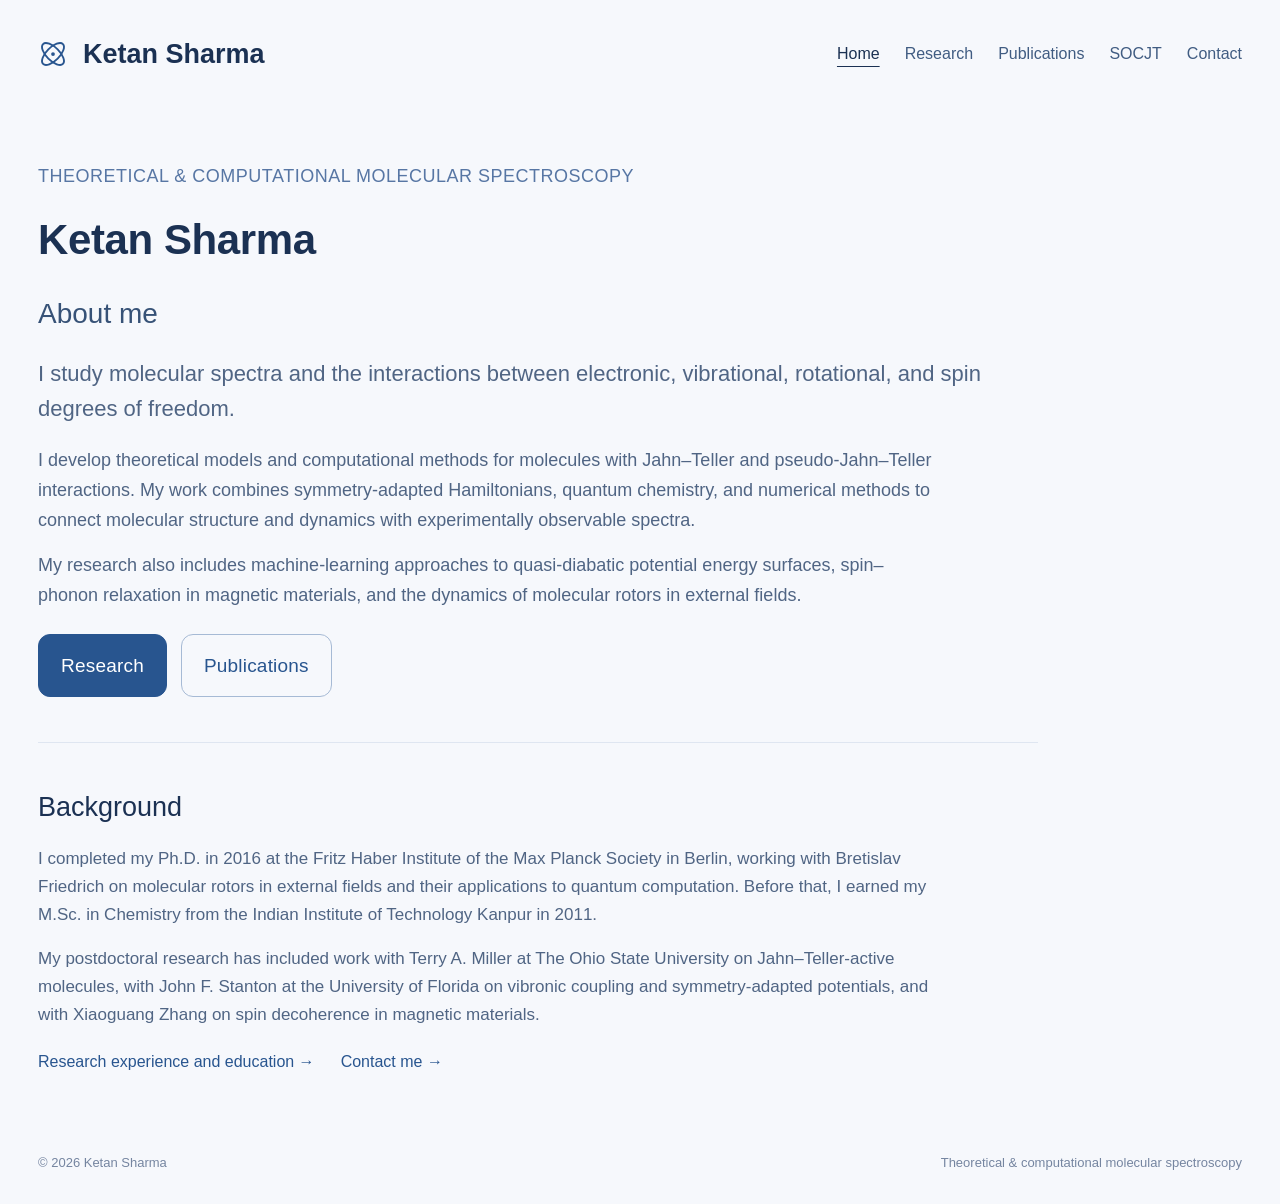
<file: index.html>
<!doctype html><html lang="en">
<head><meta charset="utf-8"><meta name="viewport" content="width=device-width,initial-scale=1"><meta name="description" content="Ketan Sharma — theoretical and computational molecular spectroscopy, quantum chemistry, and scientific software."><title>Home | Ketan Sharma</title><link rel="stylesheet" href="/style.css?v=20261024-3">
</head>
<body>
<header><a class="brand" href="/"><svg viewBox="0 0 32 32" width="30" height="30" fill="none" stroke="currentColor" stroke-width="2" aria-hidden="true"><ellipse cx="16" cy="16" rx="7" ry="15" transform="rotate(45 16 16)"/><ellipse cx="16" cy="16" rx="7" ry="15" transform="rotate(-45 16 16)"/><circle cx="16" cy="16" r="2" fill="currentColor" stroke="none"/></svg><span>Ketan Sharma</span></a>
<nav id="main-nav" aria-label="Main navigation"><a class="active" href="/" aria-current="page">Home</a><a href="/research/">Research</a><a href="/publications/">Publications</a><a href="/software/socjt/">SOCJT</a><a href="/contact/">Contact</a></nav>
</header>
<main>
<section class="hero about-hero">
<p class="eyebrow">Theoretical &amp; computational molecular spectroscopy</p>
<h1>Ketan Sharma</h1>
<h2>About me</h2>
<p class="intro">I study molecular spectra and the interactions between electronic, vibrational, rotational, and spin degrees of freedom.</p>
<p>I develop theoretical models and computational methods for molecules with Jahn–Teller and pseudo-Jahn–Teller interactions. My work combines symmetry-adapted Hamiltonians, quantum chemistry, and numerical methods to connect molecular structure and dynamics with experimentally observable spectra.</p>
<p>My research also includes machine-learning approaches to quasi-diabatic potential energy surfaces, spin–phonon relaxation in magnetic materials, and the dynamics of molecular rotors in external fields.</p>
<div class="actions"><a class="button" href="/research/">Research</a><a class="button secondary" href="/publications/">Publications</a></div>
</section>
<section class="home-about biography">
<h2>Background</h2>
<p>I completed my Ph.D. in 2016 at the Fritz Haber Institute of the Max Planck Society in Berlin, working with Bretislav Friedrich on molecular rotors in external fields and their applications to quantum computation. Before that, I earned my M.Sc. in Chemistry from the Indian Institute of Technology Kanpur in 2011.</p>
<p>My postdoctoral research has included work with Terry A. Miller at The Ohio State University on Jahn–Teller-active molecules, with John F. Stanton at the University of Florida on vibronic coupling and symmetry-adapted potentials, and with Xiaoguang Zhang on spin decoherence in magnetic materials.</p>
<div class="text-links"><a href="/research/">Research experience and education →</a><a href="/contact/">Contact me →</a></div>
</section>
</main>
<footer><span>© 2026 Ketan Sharma</span><span>Theoretical & computational molecular spectroscopy</span>
</footer>
</body></html>
</file>
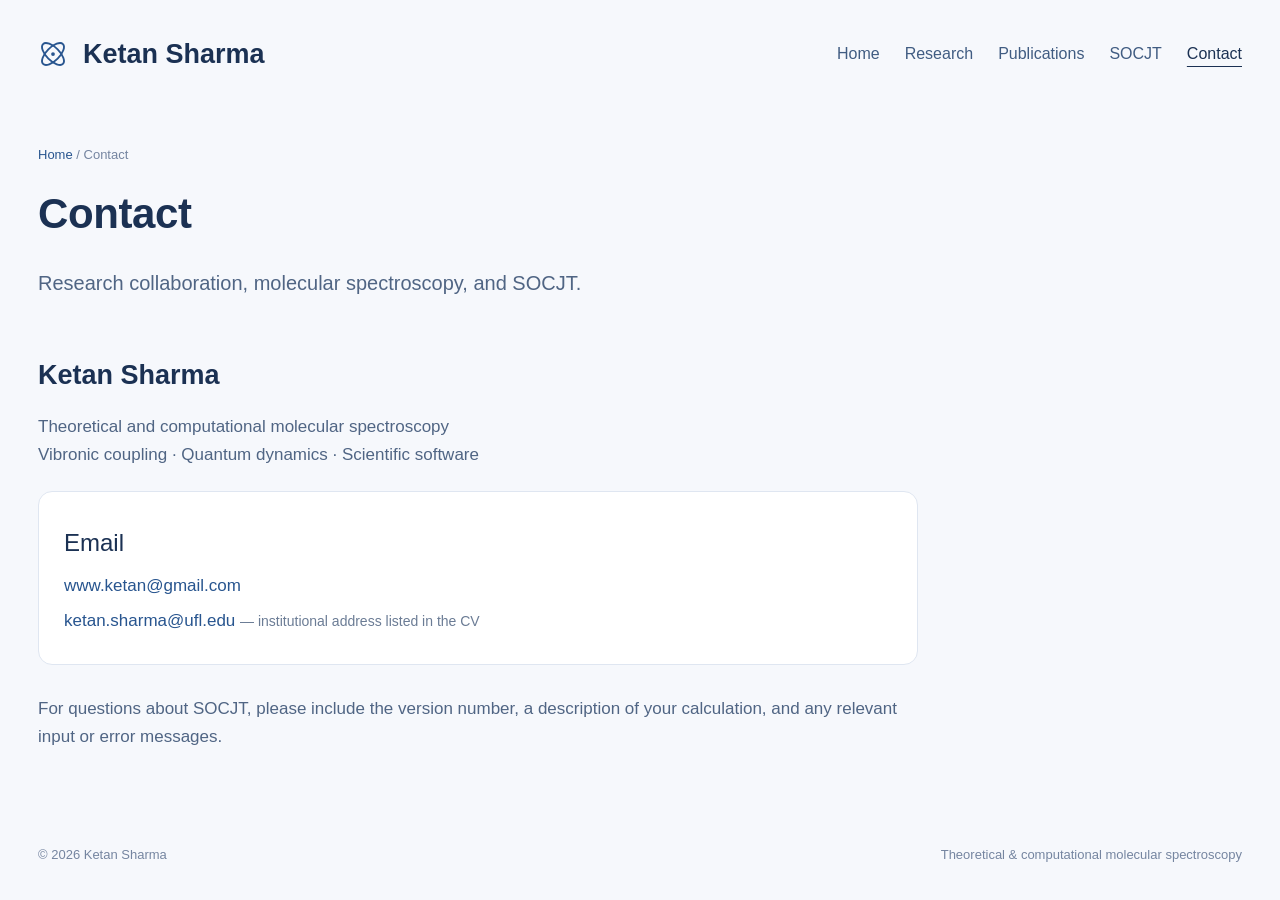
<file: contact/index.html>
<!doctype html><html lang="en">
<head><meta charset="utf-8"><meta name="viewport" content="width=device-width,initial-scale=1"><meta name="description" content="Ketan Sharma — theoretical and computational molecular spectroscopy, quantum chemistry, and scientific software."><title>Contact | Ketan Sharma</title><link rel="stylesheet" href="/style.css?v=20261024-3">
</head>
<body>
<header><a class="brand" href="/"><svg viewBox="0 0 32 32" width="30" height="30" fill="none" stroke="currentColor" stroke-width="2" aria-hidden="true"><ellipse cx="16" cy="16" rx="7" ry="15" transform="rotate(45 16 16)"/><ellipse cx="16" cy="16" rx="7" ry="15" transform="rotate(-45 16 16)"/><circle cx="16" cy="16" r="2" fill="currentColor" stroke="none"/></svg><span>Ketan Sharma</span></a>
<nav id="main-nav" aria-label="Main navigation"><a href="/">Home</a><a href="/research/">Research</a><a href="/publications/">Publications</a><a href="/software/socjt/">SOCJT</a><a class="active" href="/contact/" aria-current="page">Contact</a></nav>
</header>
<main>
<div class="page-head">
<div class="crumb"><a href="/">Home</a> / Contact</div>
<h1>Contact</h1>
<p class="intro">Research collaboration, molecular spectroscopy, and SOCJT.</p>
</div>
<div class="body-copy">
<h2>Ketan Sharma</h2>
<p>Theoretical and computational molecular spectroscopy<br>Vibronic coupling · Quantum dynamics · Scientific software</p>
<div class="notice">
<h3>Email</h3>
<p><a href="mailto:www.ketan@gmail.com">www.ketan@gmail.com</a></p>
<p><a href="mailto:ketan.sharma@ufl.edu">ketan.sharma@ufl.edu</a> <span class="small-note">— institutional address listed in the CV</span></p>
</div>
<p>For questions about SOCJT, please include the version number, a description of your calculation, and any relevant input or error messages.</p>
</div>
</main>
<footer><span>© 2026 Ketan Sharma</span><span>Theoretical & computational molecular spectroscopy</span>
</footer>
</body></html>
</file>
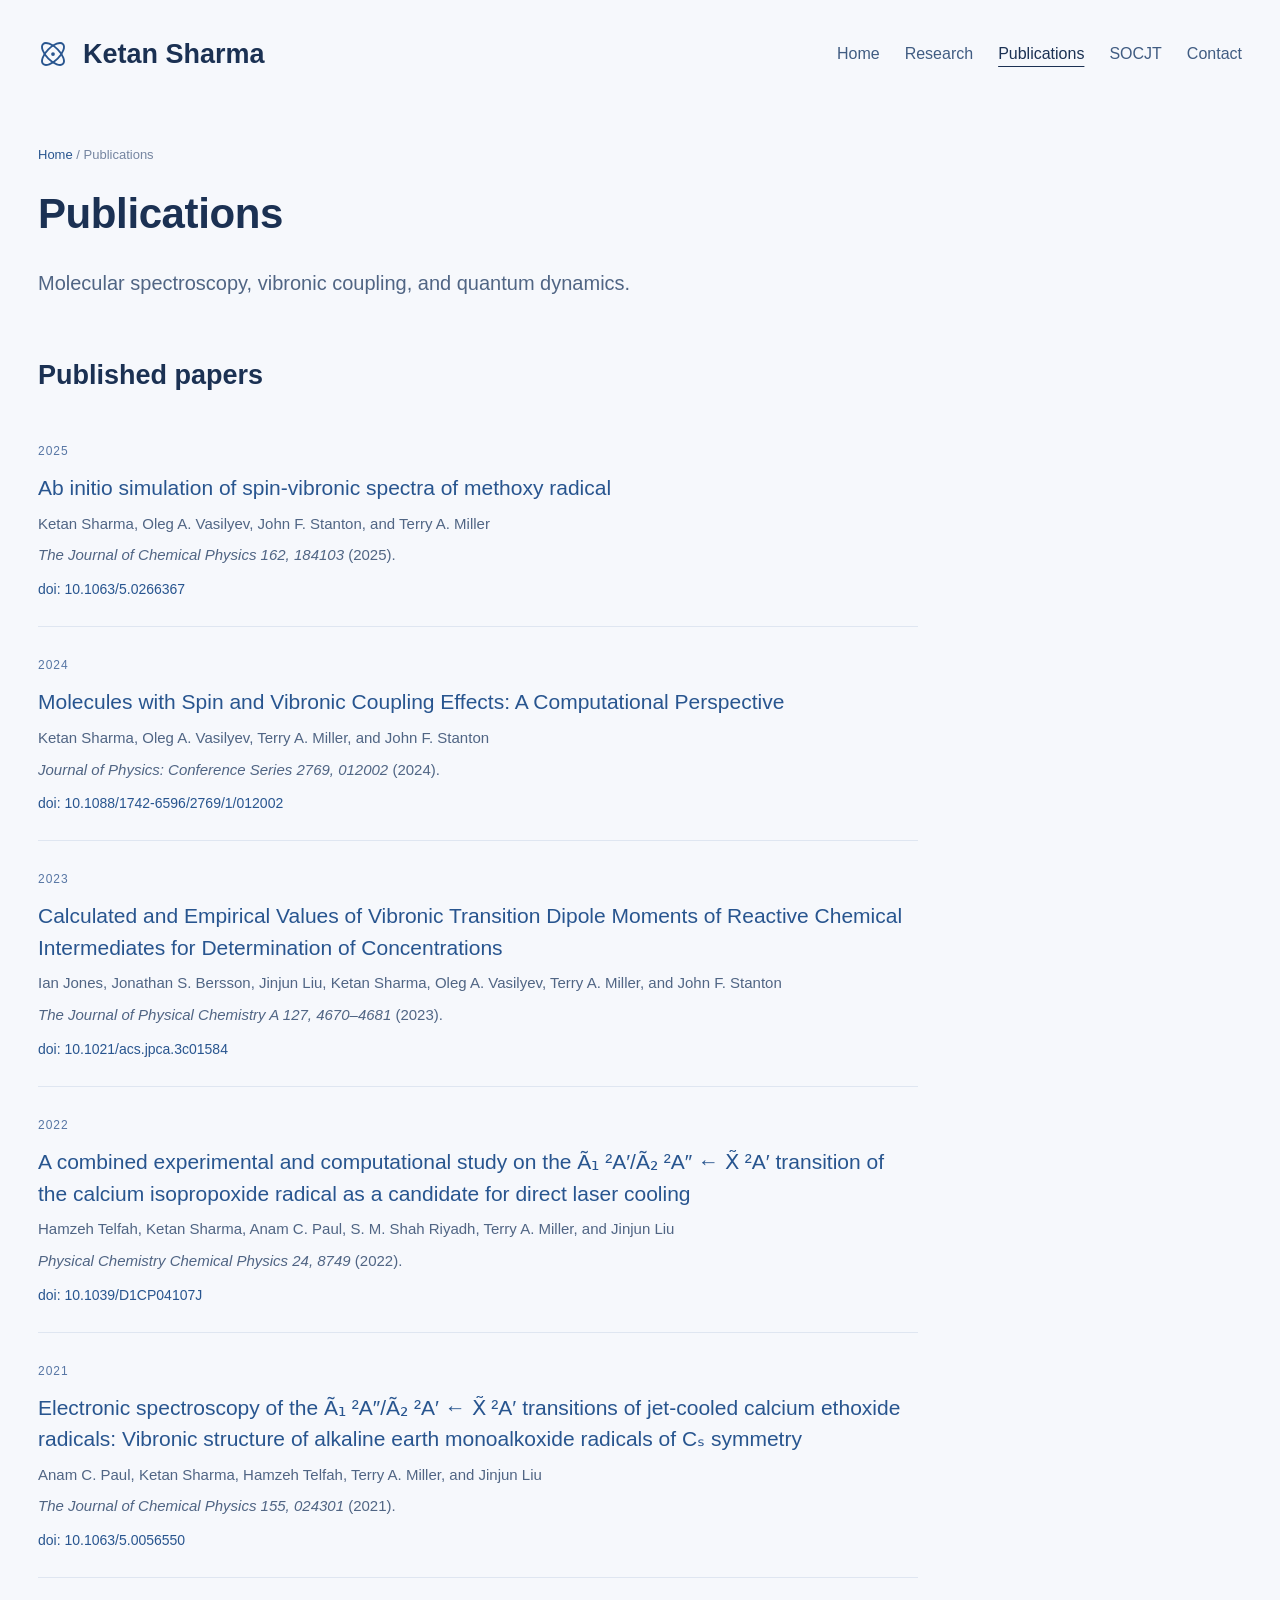
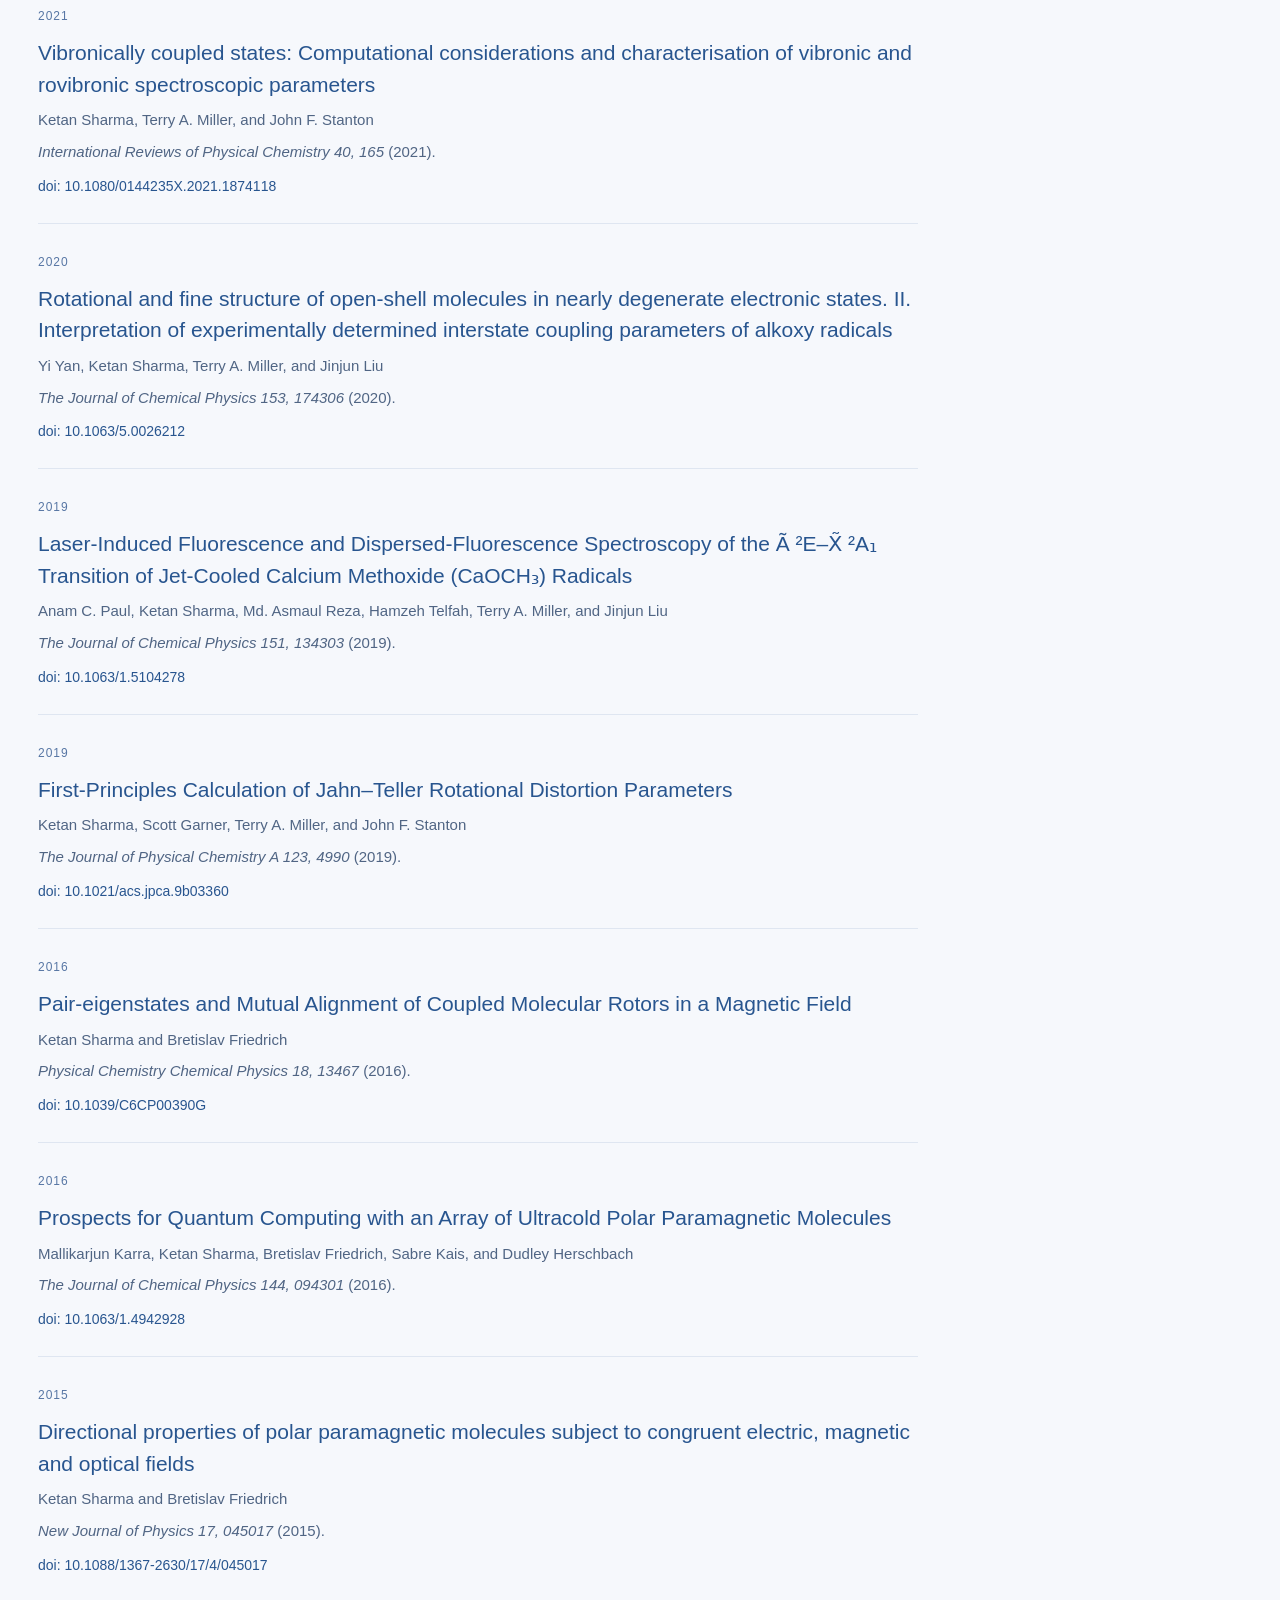
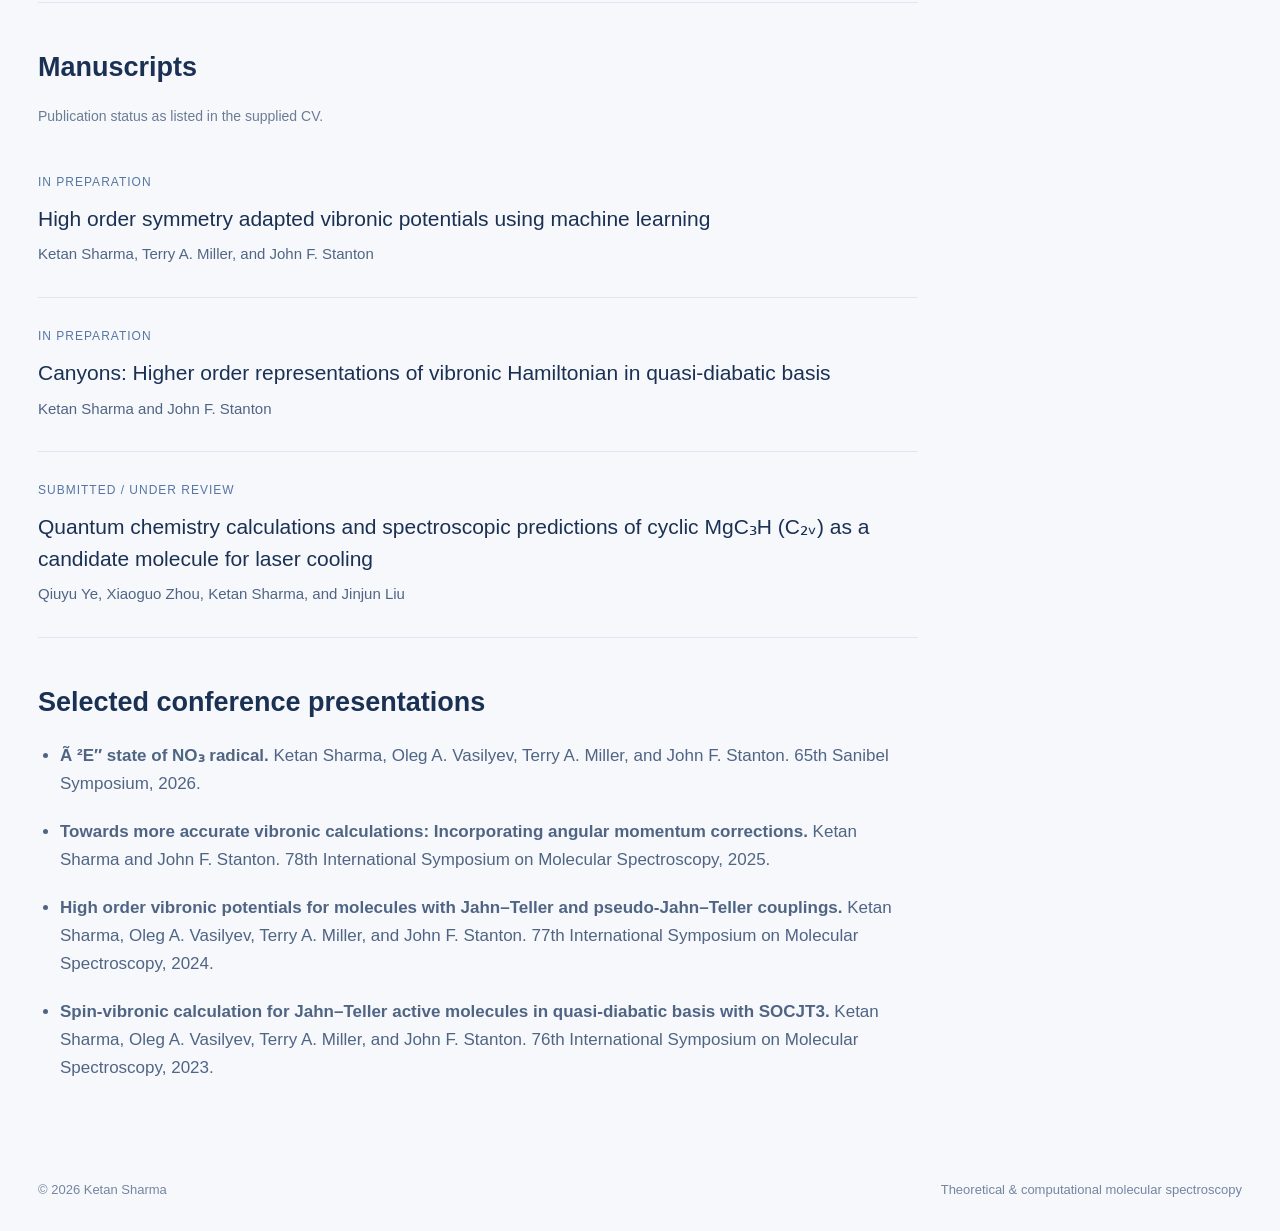
<file: publications/index.html>
<!doctype html><html lang="en">
<head><meta charset="utf-8"><meta name="viewport" content="width=device-width,initial-scale=1"><meta name="description" content="Ketan Sharma — theoretical and computational molecular spectroscopy, quantum chemistry, and scientific software."><title>Publications | Ketan Sharma</title><link rel="stylesheet" href="/style.css?v=20261024-3">
</head>
<body>
<header><a class="brand" href="/"><svg viewBox="0 0 32 32" width="30" height="30" fill="none" stroke="currentColor" stroke-width="2" aria-hidden="true"><ellipse cx="16" cy="16" rx="7" ry="15" transform="rotate(45 16 16)"/><ellipse cx="16" cy="16" rx="7" ry="15" transform="rotate(-45 16 16)"/><circle cx="16" cy="16" r="2" fill="currentColor" stroke="none"/></svg><span>Ketan Sharma</span></a>
<nav id="main-nav" aria-label="Main navigation"><a href="/">Home</a><a href="/research/">Research</a><a class="active" href="/publications/" aria-current="page">Publications</a><a href="/software/socjt/">SOCJT</a><a href="/contact/">Contact</a></nav>
</header>
<main>
<div class="page-head">
<div class="crumb"><a href="/">Home</a> / Publications</div>
<h1>Publications</h1>
<p class="intro">Molecular spectroscopy, vibronic coupling, and quantum dynamics.</p>
</div>
<div class="body-copy">
<h2>Published papers</h2>
<article class="publication"><span class="tag">2025</span>
<h3><a href="https://doi.org/10.1063/5.0266367">Ab initio simulation of spin-vibronic spectra of methoxy radical</a></h3>
<p>Ketan Sharma, Oleg A. Vasilyev, John F. Stanton, and Terry A. Miller</p>
<p><em>The Journal of Chemical Physics 162, 184103</em> (2025).</p><a class="doi" href="https://doi.org/10.1063/5.0266367">doi: 10.1063/5.0266367</a>
</article>
<article class="publication"><span class="tag">2024</span>
<h3><a href="https://doi.org/10.1088/1742-6596/2769/1/012002">Molecules with Spin and Vibronic Coupling Effects: A Computational Perspective</a></h3>
<p>Ketan Sharma, Oleg A. Vasilyev, Terry A. Miller, and John F. Stanton</p>
<p><em>Journal of Physics: Conference Series 2769, 012002</em> (2024).</p><a class="doi" href="https://doi.org/10.1088/1742-6596/2769/1/012002">doi: 10.1088/1742-6596/2769/1/012002</a>
</article>
<article class="publication"><span class="tag">2023</span>
<h3><a href="https://doi.org/10.1021/acs.jpca.3c01584">Calculated and Empirical Values of Vibronic Transition Dipole Moments of Reactive Chemical Intermediates for Determination of Concentrations</a></h3>
<p>Ian Jones, Jonathan S. Bersson, Jinjun Liu, Ketan Sharma, Oleg A. Vasilyev, Terry A. Miller, and John F. Stanton</p>
<p><em>The Journal of Physical Chemistry A 127, 4670–4681</em> (2023).</p><a class="doi" href="https://doi.org/10.1021/acs.jpca.3c01584">doi: 10.1021/acs.jpca.3c01584</a>
</article>
<article class="publication"><span class="tag">2022</span>
<h3><a href="https://doi.org/10.1039/D1CP04107J">A combined experimental and computational study on the Ã₁ ²A′/Ã₂ ²A″ ← X̃ ²A′ transition of the calcium isopropoxide radical as a candidate for direct laser cooling</a></h3>
<p>Hamzeh Telfah, Ketan Sharma, Anam C. Paul, S. M. Shah Riyadh, Terry A. Miller, and Jinjun Liu</p>
<p><em>Physical Chemistry Chemical Physics 24, 8749</em> (2022).</p><a class="doi" href="https://doi.org/10.1039/D1CP04107J">doi: 10.1039/D1CP04107J</a>
</article>
<article class="publication"><span class="tag">2021</span>
<h3><a href="https://doi.org/10.1063/5.0056550">Electronic spectroscopy of the Ã₁ ²A″/Ã₂ ²A′ ← X̃ ²A′ transitions of jet-cooled calcium ethoxide radicals: Vibronic structure of alkaline earth monoalkoxide radicals of Cₛ symmetry</a></h3>
<p>Anam C. Paul, Ketan Sharma, Hamzeh Telfah, Terry A. Miller, and Jinjun Liu</p>
<p><em>The Journal of Chemical Physics 155, 024301</em> (2021).</p><a class="doi" href="https://doi.org/10.1063/5.0056550">doi: 10.1063/5.0056550</a>
</article>
<article class="publication"><span class="tag">2021</span>
<h3><a href="https://doi.org/10.1080/0144235X.2021.1874118">Vibronically coupled states: Computational considerations and characterisation of vibronic and rovibronic spectroscopic parameters</a></h3>
<p>Ketan Sharma, Terry A. Miller, and John F. Stanton</p>
<p><em>International Reviews of Physical Chemistry 40, 165</em> (2021).</p><a class="doi" href="https://doi.org/10.1080/0144235X.2021.1874118">doi: 10.1080/0144235X.2021.1874118</a>
</article>
<article class="publication"><span class="tag">2020</span>
<h3><a href="https://doi.org/10.1063/5.0026212">Rotational and fine structure of open-shell molecules in nearly degenerate electronic states. II. Interpretation of experimentally determined interstate coupling parameters of alkoxy radicals</a></h3>
<p>Yi Yan, Ketan Sharma, Terry A. Miller, and Jinjun Liu</p>
<p><em>The Journal of Chemical Physics 153, 174306</em> (2020).</p><a class="doi" href="https://doi.org/10.1063/5.0026212">doi: 10.1063/5.0026212</a>
</article>
<article class="publication"><span class="tag">2019</span>
<h3><a href="https://doi.org/10.1063/1.5104278">Laser-Induced Fluorescence and Dispersed-Fluorescence Spectroscopy of the Ã ²E–X̃ ²A₁ Transition of Jet-Cooled Calcium Methoxide (CaOCH₃) Radicals</a></h3>
<p>Anam C. Paul, Ketan Sharma, Md. Asmaul Reza, Hamzeh Telfah, Terry A. Miller, and Jinjun Liu</p>
<p><em>The Journal of Chemical Physics 151, 134303</em> (2019).</p><a class="doi" href="https://doi.org/10.1063/1.5104278">doi: 10.1063/1.5104278</a>
</article>
<article class="publication"><span class="tag">2019</span>
<h3><a href="https://doi.org/10.1021/acs.jpca.9b03360">First-Principles Calculation of Jahn–Teller Rotational Distortion Parameters</a></h3>
<p>Ketan Sharma, Scott Garner, Terry A. Miller, and John F. Stanton</p>
<p><em>The Journal of Physical Chemistry A 123, 4990</em> (2019).</p><a class="doi" href="https://doi.org/10.1021/acs.jpca.9b03360">doi: 10.1021/acs.jpca.9b03360</a>
</article>
<article class="publication"><span class="tag">2016</span>
<h3><a href="https://doi.org/10.1039/C6CP00390G">Pair-eigenstates and Mutual Alignment of Coupled Molecular Rotors in a Magnetic Field</a></h3>
<p>Ketan Sharma and Bretislav Friedrich</p>
<p><em>Physical Chemistry Chemical Physics 18, 13467</em> (2016).</p><a class="doi" href="https://doi.org/10.1039/C6CP00390G">doi: 10.1039/C6CP00390G</a>
</article>
<article class="publication"><span class="tag">2016</span>
<h3><a href="https://doi.org/10.1063/1.4942928">Prospects for Quantum Computing with an Array of Ultracold Polar Paramagnetic Molecules</a></h3>
<p>Mallikarjun Karra, Ketan Sharma, Bretislav Friedrich, Sabre Kais, and Dudley Herschbach</p>
<p><em>The Journal of Chemical Physics 144, 094301</em> (2016).</p><a class="doi" href="https://doi.org/10.1063/1.4942928">doi: 10.1063/1.4942928</a>
</article>
<article class="publication"><span class="tag">2015</span>
<h3><a href="https://doi.org/10.1088/1367-2630/17/4/045017">Directional properties of polar paramagnetic molecules subject to congruent electric, magnetic and optical fields</a></h3>
<p>Ketan Sharma and Bretislav Friedrich</p>
<p><em>New Journal of Physics 17, 045017</em> (2015).</p><a class="doi" href="https://doi.org/10.1088/1367-2630/17/4/045017">doi: 10.1088/1367-2630/17/4/045017</a>
</article>
<h2 class="section-title">Manuscripts</h2>
<p class="small-note">Publication status as listed in the supplied CV.</p>
<article class="publication"><span class="tag">In preparation</span>
<h3>High order symmetry adapted vibronic potentials using machine learning</h3>
<p>Ketan Sharma, Terry A. Miller, and John F. Stanton</p>
</article>
<article class="publication"><span class="tag">In preparation</span>
<h3>Canyons: Higher order representations of vibronic Hamiltonian in quasi-diabatic basis</h3>
<p>Ketan Sharma and John F. Stanton</p>
</article>
<article class="publication"><span class="tag">Submitted / under review</span>
<h3>Quantum chemistry calculations and spectroscopic predictions of cyclic MgC₃H (C₂ᵥ) as a candidate molecule for laser cooling</h3>
<p>Qiuyu Ye, Xiaoguo Zhou, Ketan Sharma, and Jinjun Liu</p>
</article>
<h2 class="section-title">Selected conference presentations</h2>
<ul class="presentations">
<li><strong>Ã ²E″ state of NO₃ radical.</strong> Ketan Sharma, Oleg A. Vasilyev, Terry A. Miller, and John F. Stanton. 65th Sanibel Symposium, 2026.</li>
<li><strong>Towards more accurate vibronic calculations: Incorporating angular momentum corrections.</strong> Ketan Sharma and John F. Stanton. 78th International Symposium on Molecular Spectroscopy, 2025.</li>
<li><strong>High order vibronic potentials for molecules with Jahn–Teller and pseudo-Jahn–Teller couplings.</strong> Ketan Sharma, Oleg A. Vasilyev, Terry A. Miller, and John F. Stanton. 77th International Symposium on Molecular Spectroscopy, 2024.</li>
<li><strong>Spin-vibronic calculation for Jahn–Teller active molecules in quasi-diabatic basis with SOCJT3.</strong> Ketan Sharma, Oleg A. Vasilyev, Terry A. Miller, and John F. Stanton. 76th International Symposium on Molecular Spectroscopy, 2023.</li>
</ul>
</div>
</main>
<footer><span>© 2026 Ketan Sharma</span><span>Theoretical & computational molecular spectroscopy</span>
</footer>
</body></html>
</file>
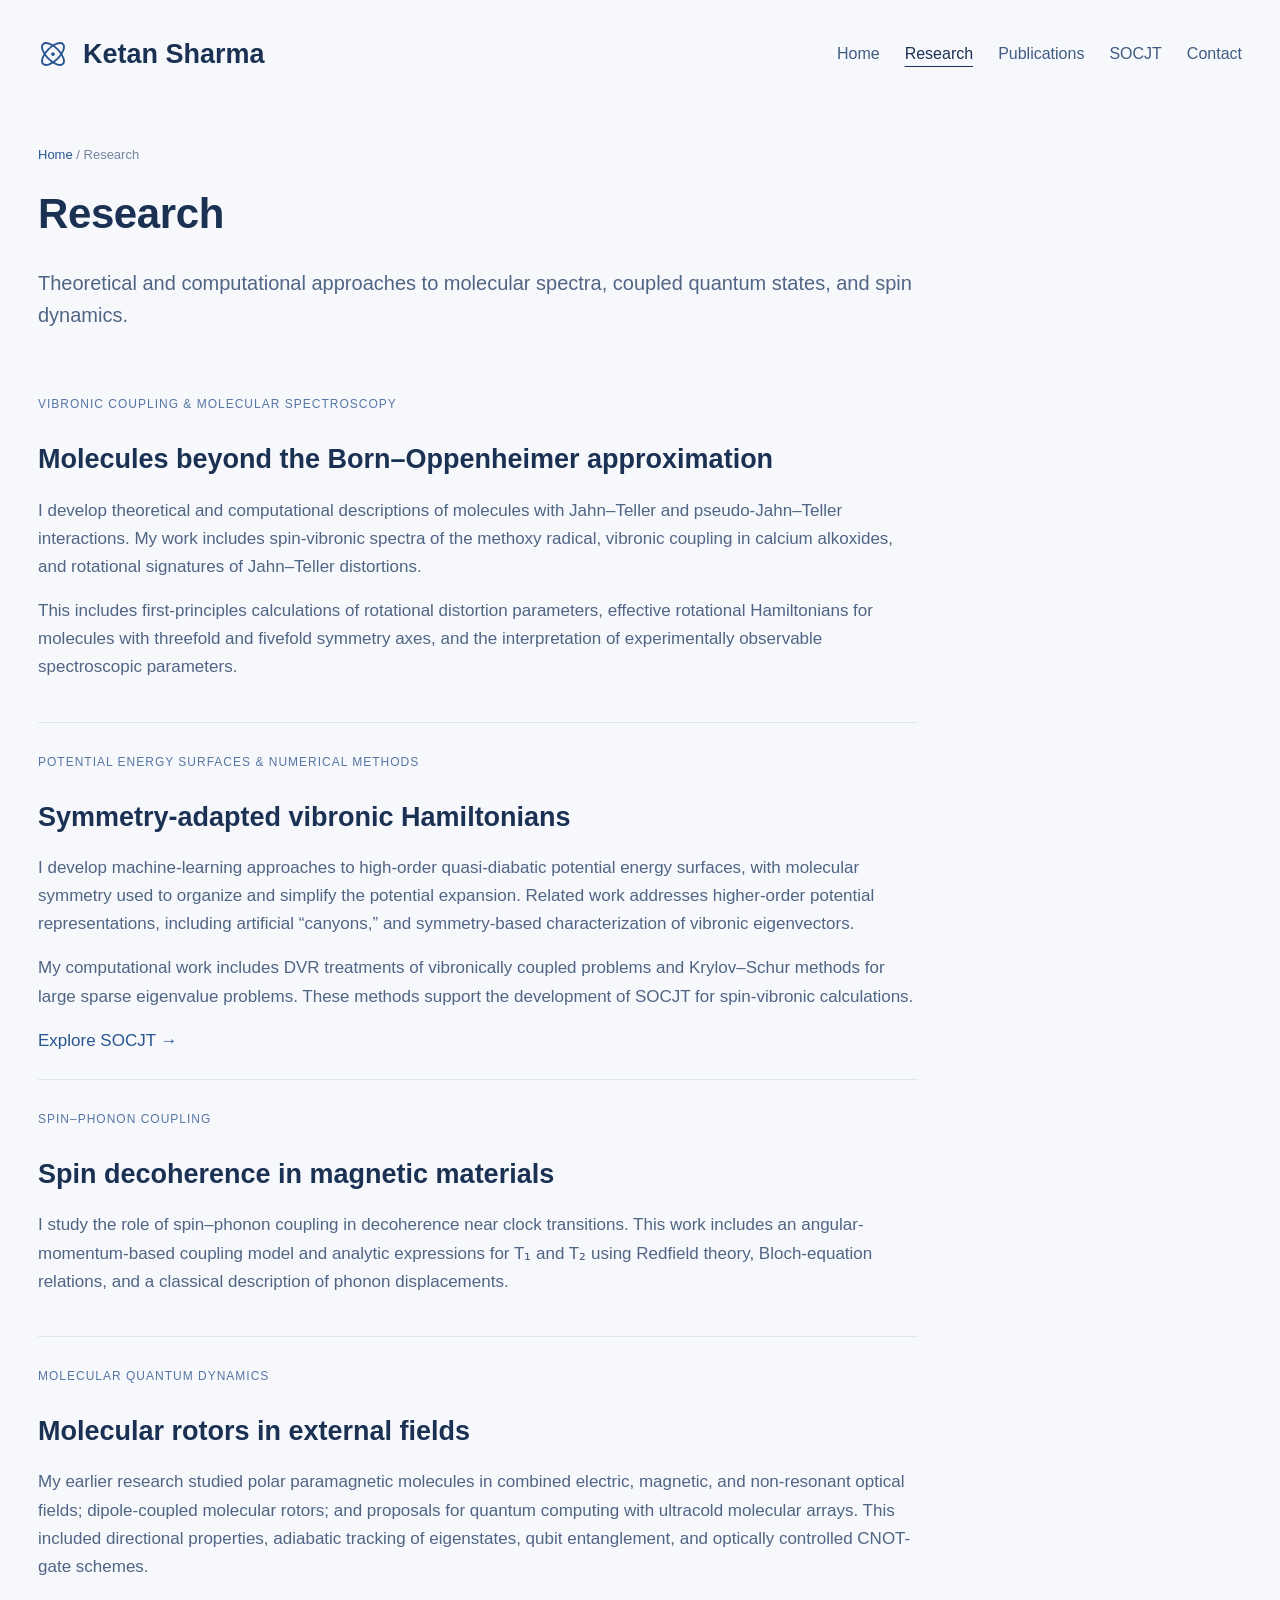
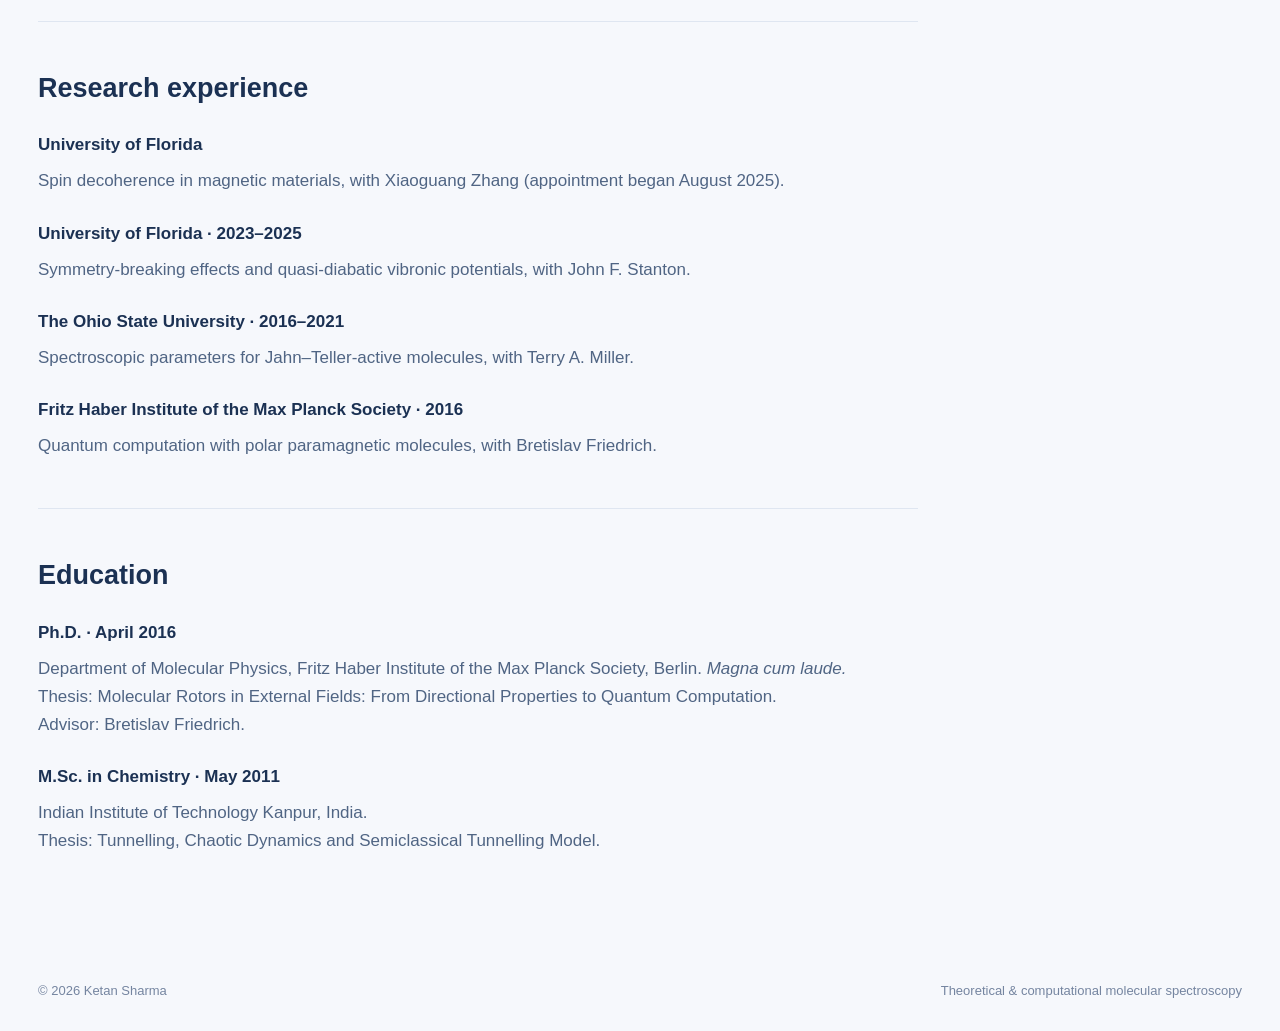
<file: research/index.html>
<!doctype html><html lang="en">
<head><meta charset="utf-8"><meta name="viewport" content="width=device-width,initial-scale=1"><meta name="description" content="Ketan Sharma — theoretical and computational molecular spectroscopy, quantum chemistry, and scientific software."><title>Research | Ketan Sharma</title><link rel="stylesheet" href="/style.css?v=20261024-3">
</head>
<body>
<header><a class="brand" href="/"><svg viewBox="0 0 32 32" width="30" height="30" fill="none" stroke="currentColor" stroke-width="2" aria-hidden="true"><ellipse cx="16" cy="16" rx="7" ry="15" transform="rotate(45 16 16)"/><ellipse cx="16" cy="16" rx="7" ry="15" transform="rotate(-45 16 16)"/><circle cx="16" cy="16" r="2" fill="currentColor" stroke="none"/></svg><span>Ketan Sharma</span></a>
<nav id="main-nav" aria-label="Main navigation"><a href="/">Home</a><a class="active" href="/research/" aria-current="page">Research</a><a href="/publications/">Publications</a><a href="/software/socjt/">SOCJT</a><a href="/contact/">Contact</a></nav>
</header>
<main>
<div class="page-head">
<div class="crumb"><a href="/">Home</a> / Research</div>
<h1>Research</h1>
<p class="intro">Theoretical and computational approaches to molecular spectra, coupled quantum states, and spin dynamics.</p>
</div>
<div class="body-copy">
<section class="topic" id="vibronic"><span class="number">Vibronic coupling & molecular spectroscopy</span>
<h2>Molecules beyond the Born–Oppenheimer approximation</h2>
<p>I develop theoretical and computational descriptions of molecules with Jahn–Teller and pseudo-Jahn–Teller interactions. My work includes spin-vibronic spectra of the methoxy radical, vibronic coupling in calcium alkoxides, and rotational signatures of Jahn–Teller distortions.</p>
<p>This includes first-principles calculations of rotational distortion parameters, effective rotational Hamiltonians for molecules with threefold and fivefold symmetry axes, and the interpretation of experimentally observable spectroscopic parameters.</p>
</section>
<section class="topic" id="computation"><span class="number">Potential energy surfaces & numerical methods</span>
<h2>Symmetry-adapted vibronic Hamiltonians</h2>
<p>I develop machine-learning approaches to high-order quasi-diabatic potential energy surfaces, with molecular symmetry used to organize and simplify the potential expansion. Related work addresses higher-order potential representations, including artificial “canyons,” and symmetry-based characterization of vibronic eigenvectors.</p>
<p>My computational work includes DVR treatments of vibronically coupled problems and Krylov–Schur methods for large sparse eigenvalue problems. These methods support the development of SOCJT for spin-vibronic calculations.</p><a href="/software/socjt/">Explore SOCJT →</a>
</section>
<section class="topic" id="spin"><span class="number">Spin–phonon coupling</span>
<h2>Spin decoherence in magnetic materials</h2>
<p>I study the role of spin–phonon coupling in decoherence near clock transitions. This work includes an angular-momentum-based coupling model and analytic expressions for T₁ and T₂ using Redfield theory, Bloch-equation relations, and a classical description of phonon displacements.</p>
</section>
<section class="topic" id="rotors"><span class="number">Molecular quantum dynamics</span>
<h2>Molecular rotors in external fields</h2>
<p>My earlier research studied polar paramagnetic molecules in combined electric, magnetic, and non-resonant optical fields; dipole-coupled molecular rotors; and proposals for quantum computing with ultracold molecular arrays. This included directional properties, adiabatic tracking of eigenstates, qubit entanglement, and optically controlled CNOT-gate schemes.</p>
</section>
<section class="topic">
<h2>Research experience</h2>
<dl class="experience">
<dt>University of Florida</dt>
<dd>Spin decoherence in magnetic materials, with Xiaoguang Zhang (appointment began August 2025).</dd>
<dt>University of Florida · 2023–2025</dt>
<dd>Symmetry-breaking effects and quasi-diabatic vibronic potentials, with John F. Stanton.</dd>
<dt>The Ohio State University · 2016–2021</dt>
<dd>Spectroscopic parameters for Jahn–Teller-active molecules, with Terry A. Miller.</dd>
<dt>Fritz Haber Institute of the Max Planck Society · 2016</dt>
<dd>Quantum computation with polar paramagnetic molecules, with Bretislav Friedrich.</dd>
</dl>
</section>
<section class="topic">
<h2>Education</h2>
<dl class="experience">
<dt>Ph.D. · April 2016</dt>
<dd>Department of Molecular Physics, Fritz Haber Institute of the Max Planck Society, Berlin. <em>Magna cum laude.</em><br>Thesis: Molecular Rotors in External Fields: From Directional Properties to Quantum Computation.<br>Advisor: Bretislav Friedrich.</dd>
<dt>M.Sc. in Chemistry · May 2011</dt>
<dd>Indian Institute of Technology Kanpur, India.<br>Thesis: Tunnelling, Chaotic Dynamics and Semiclassical Tunnelling Model.</dd>
</dl>
</section>
</div>
</main>
<footer><span>© 2026 Ketan Sharma</span><span>Theoretical & computational molecular spectroscopy</span>
</footer>
</body></html>
</file>
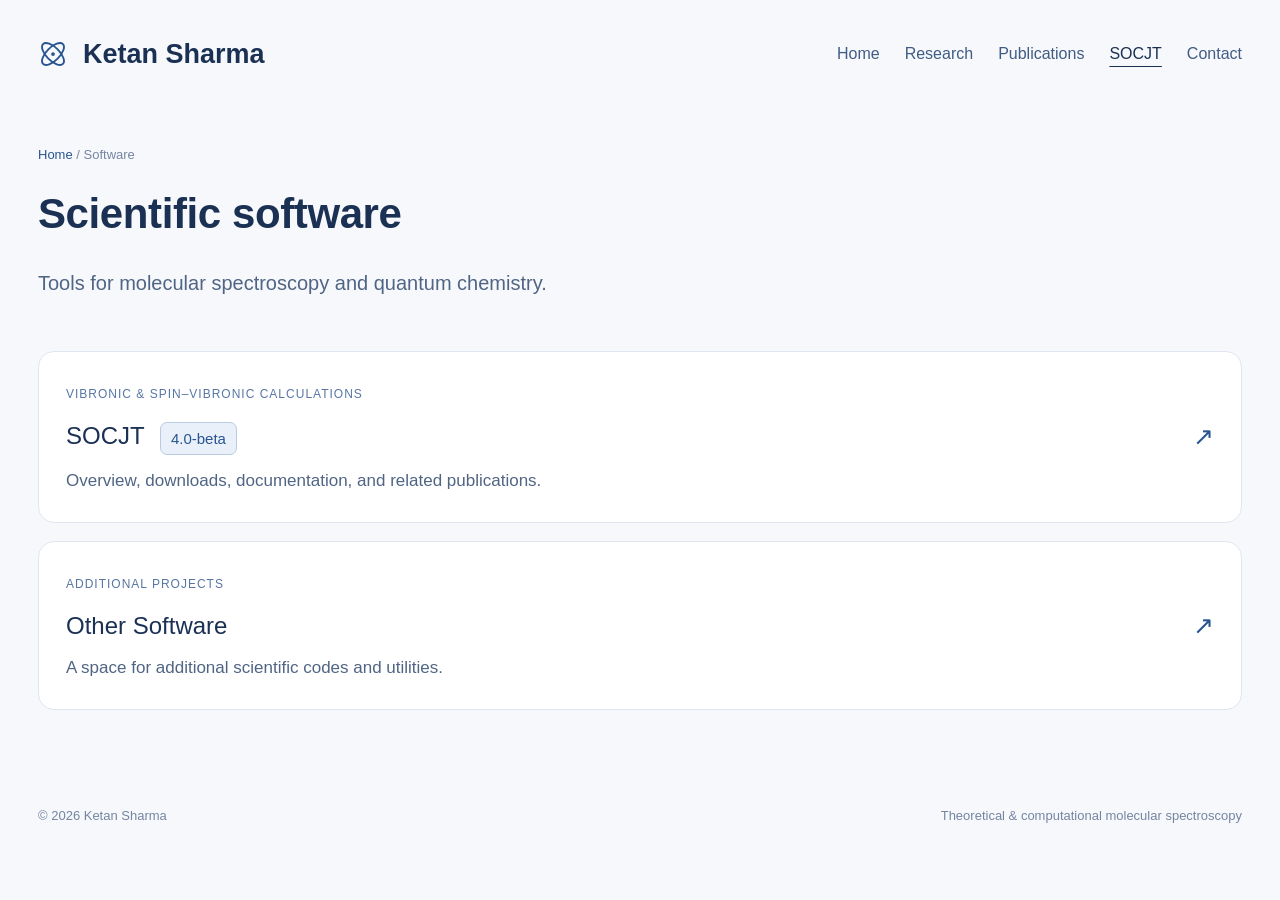
<file: software/index.html>
<!doctype html><html lang="en">
<head><meta charset="utf-8"><meta name="viewport" content="width=device-width,initial-scale=1"><meta name="description" content="Ketan Sharma — theoretical and computational molecular spectroscopy, quantum chemistry, and scientific software."><title>Software | Ketan Sharma</title><link rel="stylesheet" href="/style.css?v=20261024-3">
</head>
<body>
<header><a class="brand" href="/"><svg viewBox="0 0 32 32" width="30" height="30" fill="none" stroke="currentColor" stroke-width="2" aria-hidden="true"><ellipse cx="16" cy="16" rx="7" ry="15" transform="rotate(45 16 16)"/><ellipse cx="16" cy="16" rx="7" ry="15" transform="rotate(-45 16 16)"/><circle cx="16" cy="16" r="2" fill="currentColor" stroke="none"/></svg><span>Ketan Sharma</span></a>
<nav id="main-nav" aria-label="Main navigation"><a href="/">Home</a><a href="/research/">Research</a><a href="/publications/">Publications</a><a class="active" href="/software/socjt/" aria-current="page">SOCJT</a><a href="/contact/">Contact</a></nav>
</header>
<main>
<div class="page-head">
<div class="crumb"><a href="/">Home</a> / Software</div>
<h1>Scientific software</h1>
<p class="intro">Tools for molecular spectroscopy and quantum chemistry.</p>
</div><a class="list-row" href="/software/socjt/">
<div><span class="tag">Vibronic & spin–vibronic calculations</span>
<h3>SOCJT <span class="version">4.0-beta</span></h3>
<p>Overview, downloads, documentation, and related publications.</p>
</div><span class="arrow">↗</span></a><a class="list-row" href="/software/other/">
<div><span class="tag">Additional projects</span>
<h3>Other Software</h3>
<p>A space for additional scientific codes and utilities.</p>
</div><span class="arrow">↗</span></a>
</main>
<footer><span>© 2026 Ketan Sharma</span><span>Theoretical & computational molecular spectroscopy</span>
</footer>
</body></html>
</file>
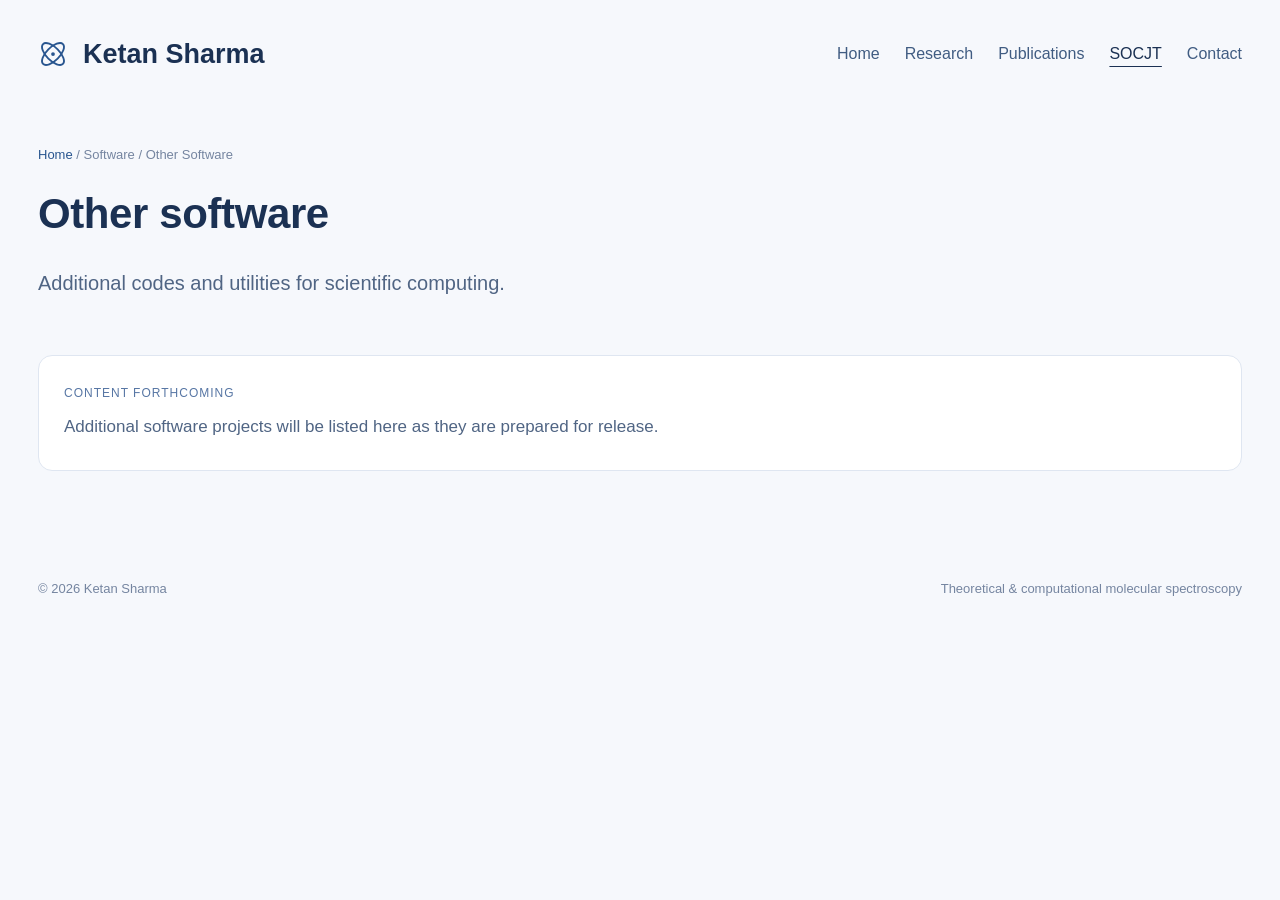
<file: software/other/index.html>
<!doctype html><html lang="en">
<head><meta charset="utf-8"><meta name="viewport" content="width=device-width,initial-scale=1"><meta name="description" content="Ketan Sharma — theoretical and computational molecular spectroscopy, quantum chemistry, and scientific software."><title>Other Software | Ketan Sharma</title><link rel="stylesheet" href="/style.css?v=20261024-3">
</head>
<body>
<header><a class="brand" href="/"><svg viewBox="0 0 32 32" width="30" height="30" fill="none" stroke="currentColor" stroke-width="2" aria-hidden="true"><ellipse cx="16" cy="16" rx="7" ry="15" transform="rotate(45 16 16)"/><ellipse cx="16" cy="16" rx="7" ry="15" transform="rotate(-45 16 16)"/><circle cx="16" cy="16" r="2" fill="currentColor" stroke="none"/></svg><span>Ketan Sharma</span></a>
<nav id="main-nav" aria-label="Main navigation"><a href="/">Home</a><a href="/research/">Research</a><a href="/publications/">Publications</a><a class="active" href="/software/socjt/" aria-current="page">SOCJT</a><a href="/contact/">Contact</a></nav>
</header>
<main>
<div class="page-head">
<div class="crumb"><a href="/">Home</a> / Software / Other Software</div>
<h1>Other software</h1>
<p class="intro">Additional codes and utilities for scientific computing.</p>
</div>
<div class="notice"><span class="tag">Content forthcoming</span>
<p>Additional software projects will be listed here as they are prepared for release.</p>
</div>
</main>
<footer><span>© 2026 Ketan Sharma</span><span>Theoretical & computational molecular spectroscopy</span>
</footer>
</body></html>
</file>
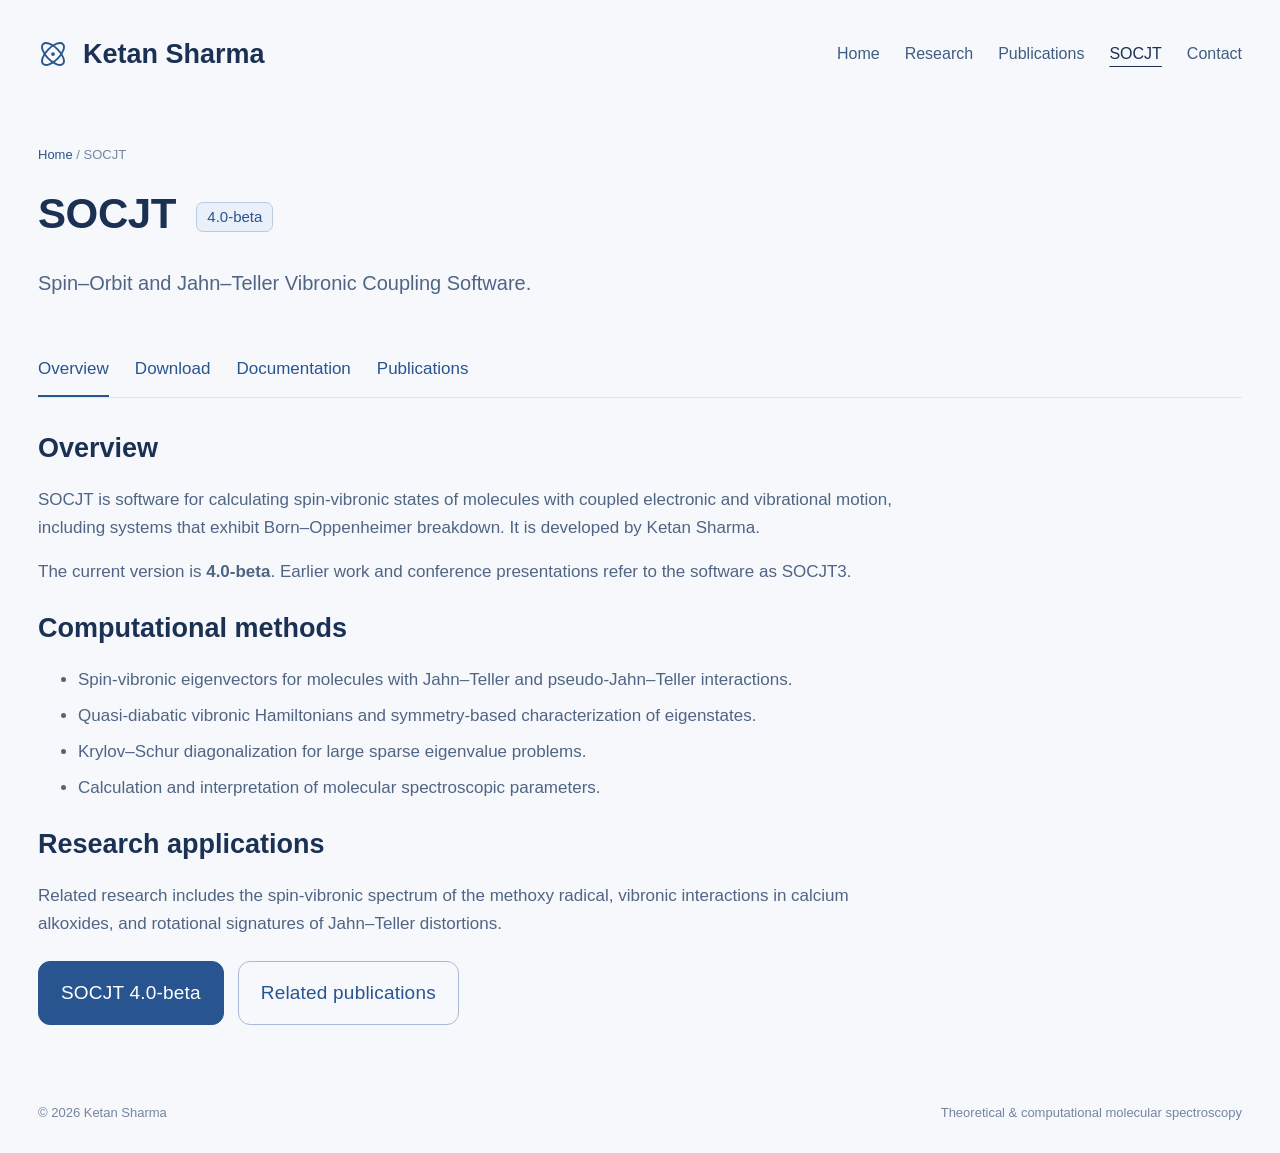
<file: software/socjt/index.html>
<!doctype html><html lang="en">
<head><meta charset="utf-8"><meta name="viewport" content="width=device-width,initial-scale=1"><meta name="description" content="Ketan Sharma — theoretical and computational molecular spectroscopy, quantum chemistry, and scientific software."><title>SOCJT | Ketan Sharma</title><link rel="stylesheet" href="/style.css?v=20261024-3">
</head>
<body>
<header><a class="brand" href="/"><svg viewBox="0 0 32 32" width="30" height="30" fill="none" stroke="currentColor" stroke-width="2" aria-hidden="true"><ellipse cx="16" cy="16" rx="7" ry="15" transform="rotate(45 16 16)"/><ellipse cx="16" cy="16" rx="7" ry="15" transform="rotate(-45 16 16)"/><circle cx="16" cy="16" r="2" fill="currentColor" stroke="none"/></svg><span>Ketan Sharma</span></a>
<nav id="main-nav" aria-label="Main navigation"><a href="/">Home</a><a href="/research/">Research</a><a href="/publications/">Publications</a><a class="active" href="/software/socjt/" aria-current="page">SOCJT</a><a href="/contact/">Contact</a></nav>
</header>
<main>
<div class="page-head">
<div class="crumb"><a href="/">Home</a> / SOCJT</div>
<h1>SOCJT <span class="version">4.0-beta</span></h1>
<p class="intro">Spin–Orbit and Jahn–Teller Vibronic Coupling Software.</p>
</div>
<nav class="subnav" aria-label="SOCJT navigation"><a class="active" href="/software/socjt/">Overview</a><a class="" href="/software/socjt/download/">Download</a><a class="" href="/software/socjt/documentation/">Documentation</a><a class="" href="/software/socjt/publications/">Publications</a>
</nav>
<div class="body-copy">
<h2>Overview</h2>
<p>SOCJT is software for calculating spin-vibronic states of molecules with coupled electronic and vibrational motion, including systems that exhibit Born–Oppenheimer breakdown. It is developed by Ketan Sharma.</p>
<p>The current version is <strong>4.0-beta</strong>. Earlier work and conference presentations refer to the software as SOCJT3.</p>
<h2>Computational methods</h2>
<ul>
<li>Spin-vibronic eigenvectors for molecules with Jahn–Teller and pseudo-Jahn–Teller interactions.</li>
<li>Quasi-diabatic vibronic Hamiltonians and symmetry-based characterization of eigenstates.</li>
<li>Krylov–Schur diagonalization for large sparse eigenvalue problems.</li>
<li>Calculation and interpretation of molecular spectroscopic parameters.</li>
</ul>
<h2>Research applications</h2>
<p>Related research includes the spin-vibronic spectrum of the methoxy radical, vibronic interactions in calcium alkoxides, and rotational signatures of Jahn–Teller distortions.</p>
<div class="actions"><a class="button" href="/software/socjt/download/">SOCJT 4.0-beta</a><a class="button secondary" href="/software/socjt/publications/">Related publications</a>
</div>
</div>
</main>
<footer><span>© 2026 Ketan Sharma</span><span>Theoretical & computational molecular spectroscopy</span>
</footer>
</body></html>
</file>
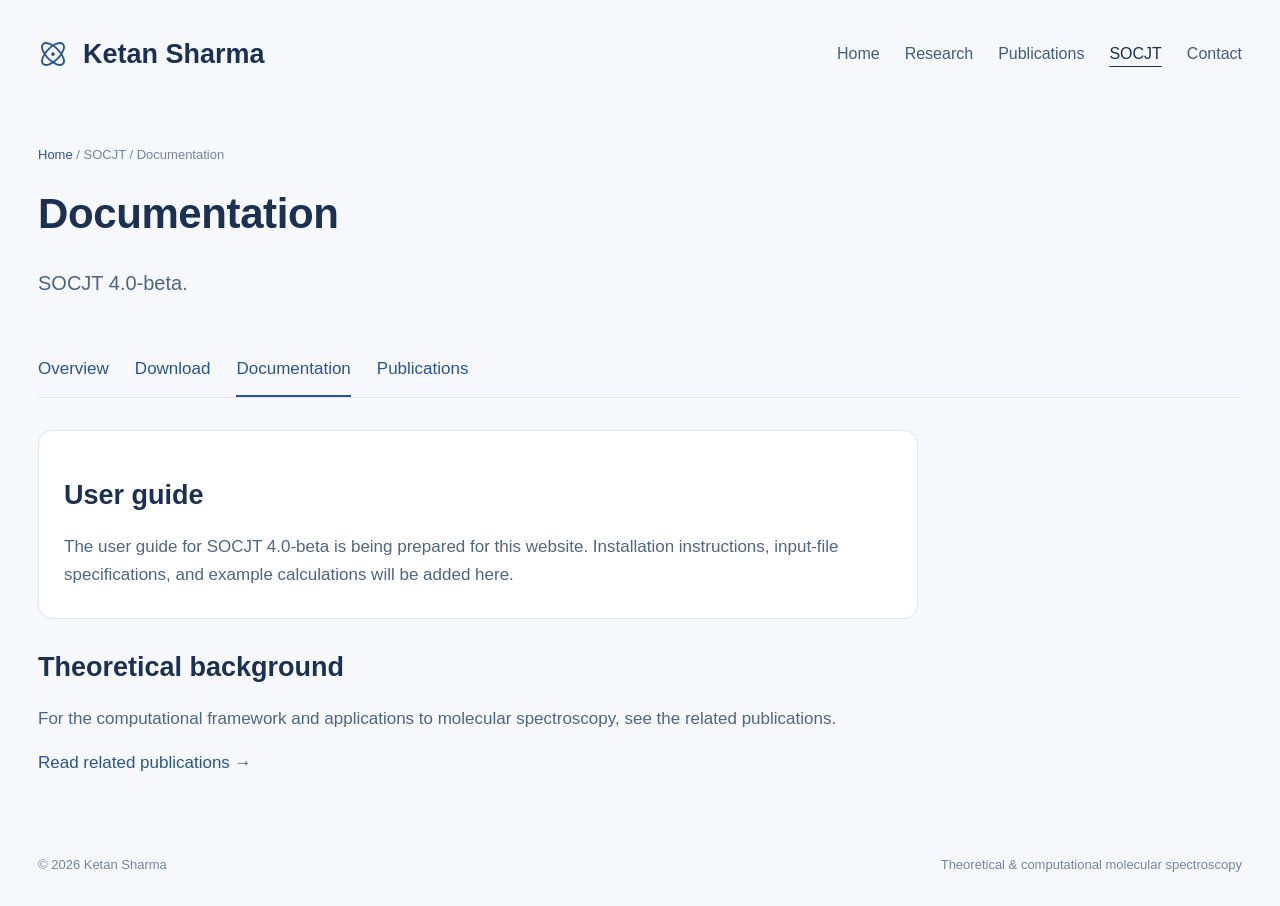
<file: software/socjt/documentation/index.html>
<!doctype html><html lang="en">
<head><meta charset="utf-8"><meta name="viewport" content="width=device-width,initial-scale=1"><meta name="description" content="Ketan Sharma — theoretical and computational molecular spectroscopy, quantum chemistry, and scientific software."><title>SOCJT — Documentation | Ketan Sharma</title><link rel="stylesheet" href="/style.css?v=20261024-3">
</head>
<body>
<header><a class="brand" href="/"><svg viewBox="0 0 32 32" width="30" height="30" fill="none" stroke="currentColor" stroke-width="2" aria-hidden="true"><ellipse cx="16" cy="16" rx="7" ry="15" transform="rotate(45 16 16)"/><ellipse cx="16" cy="16" rx="7" ry="15" transform="rotate(-45 16 16)"/><circle cx="16" cy="16" r="2" fill="currentColor" stroke="none"/></svg><span>Ketan Sharma</span></a>
<nav id="main-nav" aria-label="Main navigation"><a href="/">Home</a><a href="/research/">Research</a><a href="/publications/">Publications</a><a class="active" href="/software/socjt/" aria-current="page">SOCJT</a><a href="/contact/">Contact</a></nav>
</header>
<main>
<div class="page-head">
<div class="crumb"><a href="/">Home</a> / SOCJT / Documentation</div>
<h1>Documentation</h1>
<p class="intro">SOCJT 4.0-beta.</p>
</div>
<nav class="subnav" aria-label="SOCJT navigation"><a class="" href="/software/socjt/">Overview</a><a class="" href="/software/socjt/download/">Download</a><a class="active" href="/software/socjt/documentation/">Documentation</a><a class="" href="/software/socjt/publications/">Publications</a>
</nav>
<div class="body-copy">
<div class="notice">
<h2>User guide</h2>
<p>The user guide for SOCJT 4.0-beta is being prepared for this website. Installation instructions, input-file specifications, and example calculations will be added here.</p>
</div>
<h2>Theoretical background</h2>
<p>For the computational framework and applications to molecular spectroscopy, see the related publications.</p><a href="/software/socjt/publications/">Read related publications →</a>
</div>
</main>
<footer><span>© 2026 Ketan Sharma</span><span>Theoretical & computational molecular spectroscopy</span>
</footer>
</body></html>
</file>
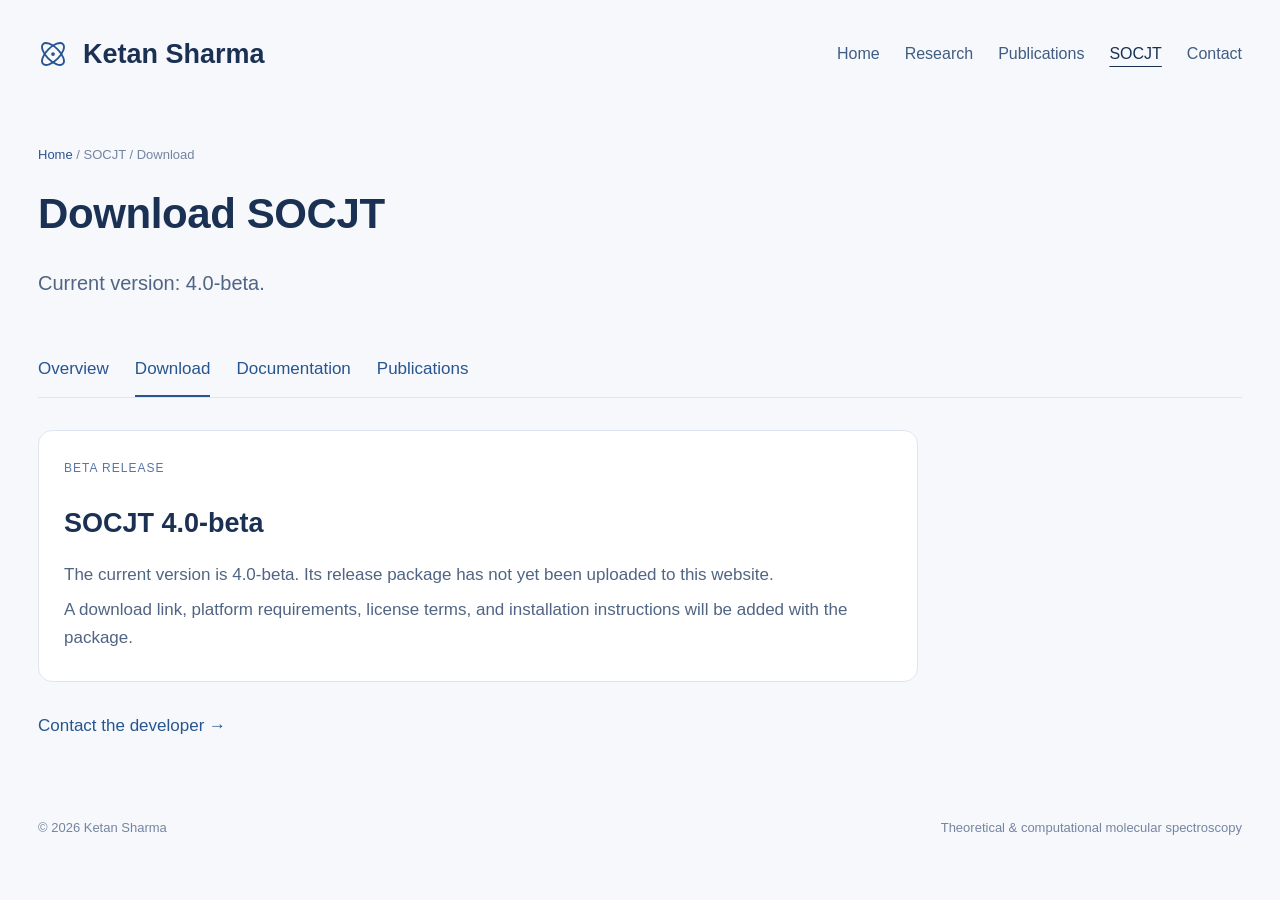
<file: software/socjt/download/index.html>
<!doctype html><html lang="en">
<head><meta charset="utf-8"><meta name="viewport" content="width=device-width,initial-scale=1"><meta name="description" content="Ketan Sharma — theoretical and computational molecular spectroscopy, quantum chemistry, and scientific software."><title>SOCJT — Download | Ketan Sharma</title><link rel="stylesheet" href="/style.css?v=20261024-3">
</head>
<body>
<header><a class="brand" href="/"><svg viewBox="0 0 32 32" width="30" height="30" fill="none" stroke="currentColor" stroke-width="2" aria-hidden="true"><ellipse cx="16" cy="16" rx="7" ry="15" transform="rotate(45 16 16)"/><ellipse cx="16" cy="16" rx="7" ry="15" transform="rotate(-45 16 16)"/><circle cx="16" cy="16" r="2" fill="currentColor" stroke="none"/></svg><span>Ketan Sharma</span></a>
<nav id="main-nav" aria-label="Main navigation"><a href="/">Home</a><a href="/research/">Research</a><a href="/publications/">Publications</a><a class="active" href="/software/socjt/" aria-current="page">SOCJT</a><a href="/contact/">Contact</a></nav>
</header>
<main>
<div class="page-head">
<div class="crumb"><a href="/">Home</a> / SOCJT / Download</div>
<h1>Download SOCJT</h1>
<p class="intro">Current version: 4.0-beta.</p>
</div>
<nav class="subnav" aria-label="SOCJT navigation"><a class="" href="/software/socjt/">Overview</a><a class="active" href="/software/socjt/download/">Download</a><a class="" href="/software/socjt/documentation/">Documentation</a><a class="" href="/software/socjt/publications/">Publications</a>
</nav>
<div class="body-copy">
<div class="notice"><span class="tag">Beta release</span>
<h2>SOCJT 4.0-beta</h2>
<p>The current version is 4.0-beta. Its release package has not yet been uploaded to this website.</p>
<p>A download link, platform requirements, license terms, and installation instructions will be added with the package.</p>
</div><a href="/contact/">Contact the developer →</a>
</div>
</main>
<footer><span>© 2026 Ketan Sharma</span><span>Theoretical & computational molecular spectroscopy</span>
</footer>
</body></html>
</file>
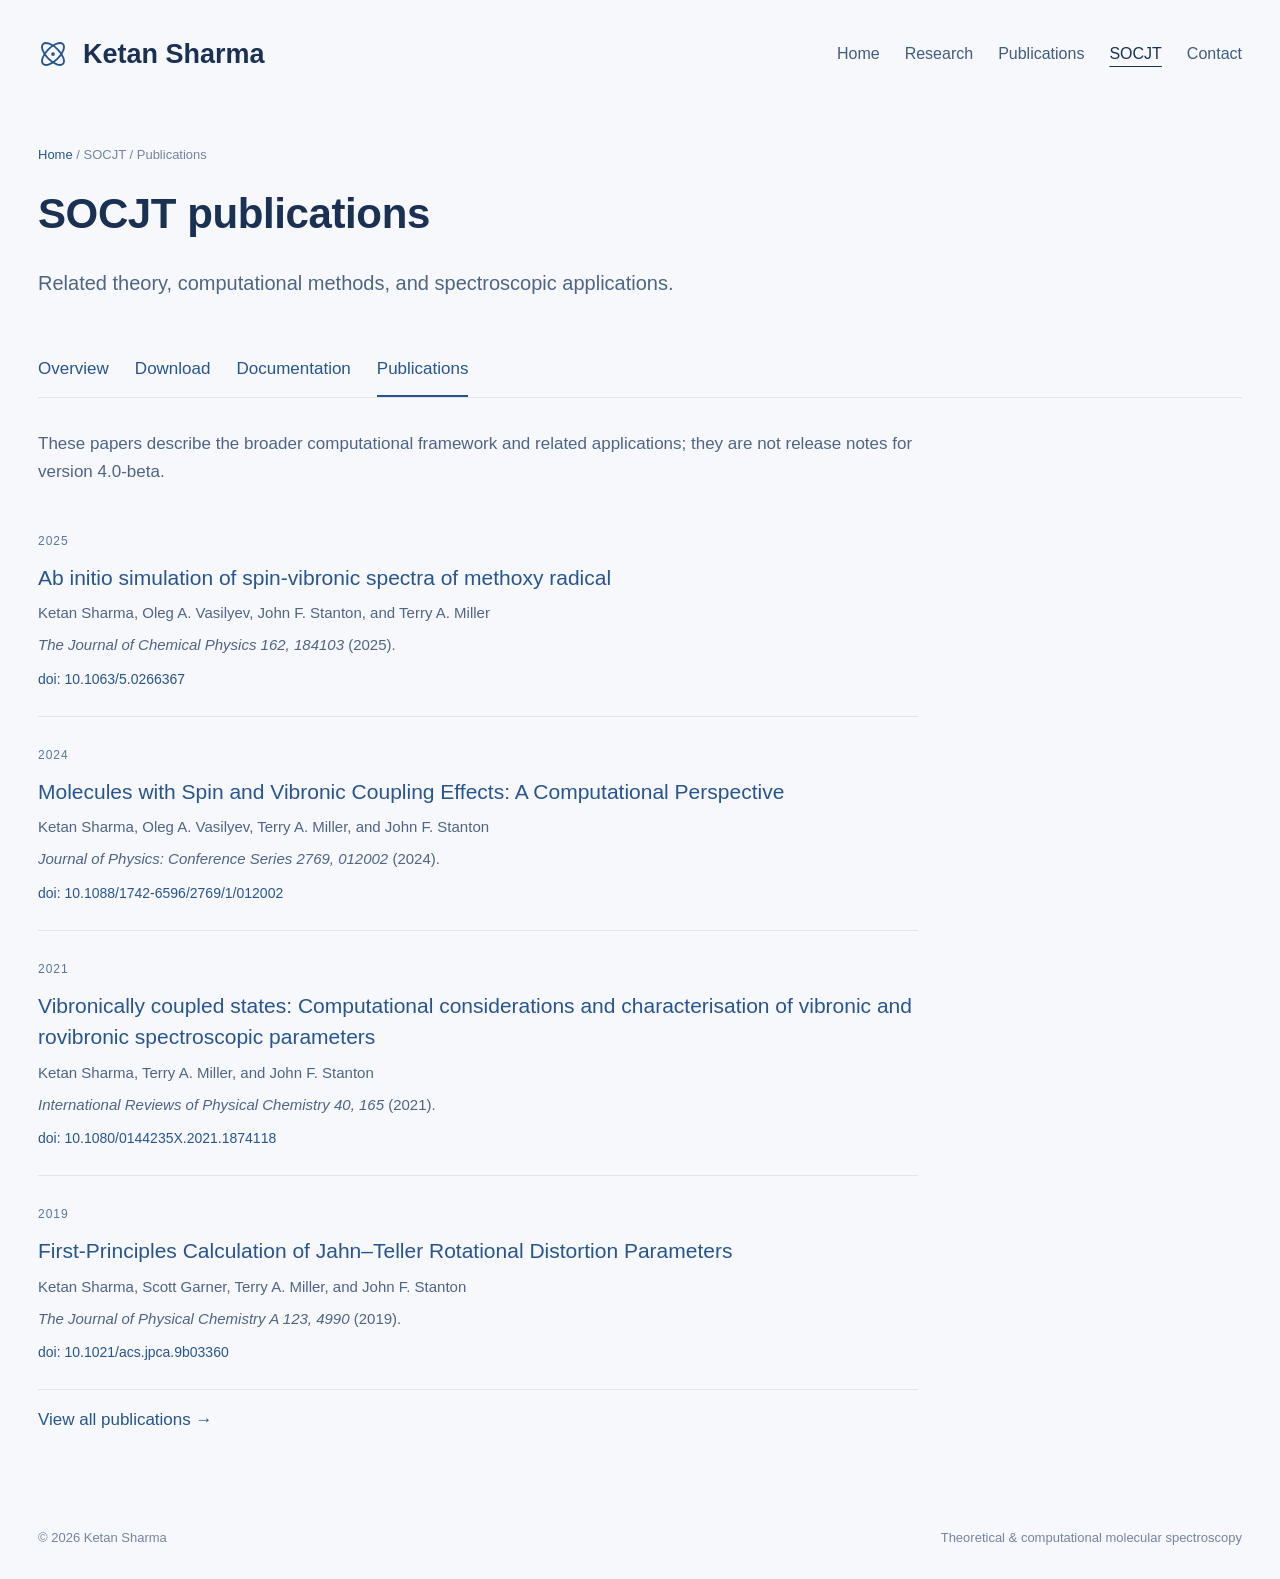
<file: software/socjt/publications/index.html>
<!doctype html><html lang="en">
<head><meta charset="utf-8"><meta name="viewport" content="width=device-width,initial-scale=1"><meta name="description" content="Ketan Sharma — theoretical and computational molecular spectroscopy, quantum chemistry, and scientific software."><title>SOCJT — Publications | Ketan Sharma</title><link rel="stylesheet" href="/style.css?v=20261024-3">
</head>
<body>
<header><a class="brand" href="/"><svg viewBox="0 0 32 32" width="30" height="30" fill="none" stroke="currentColor" stroke-width="2" aria-hidden="true"><ellipse cx="16" cy="16" rx="7" ry="15" transform="rotate(45 16 16)"/><ellipse cx="16" cy="16" rx="7" ry="15" transform="rotate(-45 16 16)"/><circle cx="16" cy="16" r="2" fill="currentColor" stroke="none"/></svg><span>Ketan Sharma</span></a>
<nav id="main-nav" aria-label="Main navigation"><a href="/">Home</a><a href="/research/">Research</a><a href="/publications/">Publications</a><a class="active" href="/software/socjt/" aria-current="page">SOCJT</a><a href="/contact/">Contact</a></nav>
</header>
<main>
<div class="page-head">
<div class="crumb"><a href="/">Home</a> / SOCJT / Publications</div>
<h1>SOCJT publications</h1>
<p class="intro">Related theory, computational methods, and spectroscopic applications.</p>
</div>
<nav class="subnav" aria-label="SOCJT navigation"><a class="" href="/software/socjt/">Overview</a><a class="" href="/software/socjt/download/">Download</a><a class="" href="/software/socjt/documentation/">Documentation</a><a class="active" href="/software/socjt/publications/">Publications</a>
</nav>
<div class="body-copy">
<p>These papers describe the broader computational framework and related applications; they are not release notes for version 4.0-beta.</p>
<article class="publication"><span class="tag">2025</span>
<h3><a href="https://doi.org/10.1063/5.0266367">Ab initio simulation of spin-vibronic spectra of methoxy radical</a></h3>
<p>Ketan Sharma, Oleg A. Vasilyev, John F. Stanton, and Terry A. Miller</p>
<p><em>The Journal of Chemical Physics 162, 184103</em> (2025).</p><a class="doi" href="https://doi.org/10.1063/5.0266367">doi: 10.1063/5.0266367</a>
</article>
<article class="publication"><span class="tag">2024</span>
<h3><a href="https://doi.org/10.1088/1742-6596/2769/1/012002">Molecules with Spin and Vibronic Coupling Effects: A Computational Perspective</a></h3>
<p>Ketan Sharma, Oleg A. Vasilyev, Terry A. Miller, and John F. Stanton</p>
<p><em>Journal of Physics: Conference Series 2769, 012002</em> (2024).</p><a class="doi" href="https://doi.org/10.1088/1742-6596/2769/1/012002">doi: 10.1088/1742-6596/2769/1/012002</a>
</article>
<article class="publication"><span class="tag">2021</span>
<h3><a href="https://doi.org/10.1080/0144235X.2021.1874118">Vibronically coupled states: Computational considerations and characterisation of vibronic and rovibronic spectroscopic parameters</a></h3>
<p>Ketan Sharma, Terry A. Miller, and John F. Stanton</p>
<p><em>International Reviews of Physical Chemistry 40, 165</em> (2021).</p><a class="doi" href="https://doi.org/10.1080/0144235X.2021.1874118">doi: 10.1080/0144235X.2021.1874118</a>
</article>
<article class="publication"><span class="tag">2019</span>
<h3><a href="https://doi.org/10.1021/acs.jpca.9b03360">First-Principles Calculation of Jahn–Teller Rotational Distortion Parameters</a></h3>
<p>Ketan Sharma, Scott Garner, Terry A. Miller, and John F. Stanton</p>
<p><em>The Journal of Physical Chemistry A 123, 4990</em> (2019).</p><a class="doi" href="https://doi.org/10.1021/acs.jpca.9b03360">doi: 10.1021/acs.jpca.9b03360</a>
</article>
<p><a href="/publications/">View all publications →</a></p>
</div>
</main>
<footer><span>© 2026 Ketan Sharma</span><span>Theoretical & computational molecular spectroscopy</span>
</footer>
</body></html>
</file>
<file: style.css>
/* Shared stylesheet. No framework, external font, or JavaScript required. */
:root{color-scheme:light;--bg:#f6f8fc;--ink:#1b3153;--text:#506584;--blue:#28558f;--border:#dfe6f1}*{box-sizing:border-box}body{margin:0;background:var(--bg);color:var(--ink);font:17px/1.65 -apple-system,BlinkMacSystemFont,"Segoe UI",Arial,sans-serif}a{color:var(--blue);text-decoration:none}a:hover{text-decoration:underline}header{max-width:1320px;margin:auto;padding:32px 38px;display:flex;align-items:center;justify-content:space-between;gap:30px}.brand{display:flex;align-items:center;gap:15px;font-size:27px;font-weight:650;color:var(--ink);white-space:nowrap}.brand svg{color:var(--blue)}.brand:hover{text-decoration:none}header nav{display:flex;flex-wrap:wrap;gap:25px;font-size:16px}header nav a{color:#405c82}header nav a.active{color:var(--ink);text-decoration:underline;text-underline-offset:7px}main{max-width:1320px;margin:auto;padding:0 38px 55px}.hero{padding:53px 0 49px}.eyebrow{font-size:18px;font-weight:500;letter-spacing:.5px;text-transform:uppercase;color:#5776a4;margin:0 0 22px}h1{font-size:42px;line-height:1.2;margin:24px 0 28px;letter-spacing:-.4px}h2{font-size:27px;font-weight:500;line-height:1.4;margin:24px 0 18px}h3{font-size:24px;font-weight:500;line-height:1.4;margin:12px 0}p{color:var(--text);margin:16px 0}.hero h2{font-size:28px;color:#375277;margin:0 0 23px}.intro{font-size:22px;line-height:1.6;margin:0 0 20px}.actions{display:flex;gap:14px;flex-wrap:wrap;margin-top:23px}.button{display:inline-flex;align-items:center;justify-content:center;gap:13px;font-size:19px;letter-spacing:.2px;border:1.5px solid var(--blue);border-radius:12px;background:var(--blue);color:#fff;padding:15px 22px}.button:hover{background:#204677;text-decoration:none}.button.secondary{background:transparent;color:var(--blue);border-color:#a6bad5}.button.secondary:hover{background:#eaf0f9}.cards{display:grid;grid-template-columns:1fr 1fr;gap:16px}.card{padding:23px 22px;background:#fff;border:1.5px solid var(--border);border-radius:19px;color:var(--ink)}.card:hover{text-decoration:none;border-color:#9fb4d1}.card svg{display:block;width:27px;height:27px;fill:none;stroke:var(--blue);stroke-width:2;stroke-linecap:round;stroke-linejoin:round;margin-bottom:18px}.card p{font-size:18px;margin:13px 0 0}.status{display:block;font-size:12px;color:#7585a0;margin-top:12px}.home-about{margin-top:45px;padding-top:22px;border-top:1px solid var(--border)}.home-about p{max-width:840px}.text-links{display:flex;gap:26px;flex-wrap:wrap;margin-top:20px;font-size:16px}footer{max-width:1320px;margin:auto;padding:22px 38px 30px;display:flex;justify-content:space-between;gap:20px;color:#7585a0;font-size:13px}.page-head{padding:35px 0 14px}.crumb{font-size:13px;color:#7585a0}.page-head .intro{font-size:20px;max-width:950px}.subnav{display:flex;flex-wrap:wrap;gap:26px;border-bottom:1px solid var(--border);margin:10px 0 32px}.subnav a{padding:12px 0}.subnav a.active{border-bottom:2px solid var(--blue)}.body-copy{max-width:880px}.body-copy h2{font-weight:600}.body-copy li{color:var(--text);margin:8px 0}.notice{background:white;border:1px solid var(--border);border-radius:14px;padding:22px 25px;margin:22px 0 30px}.notice p{margin:7px 0}.tag,.number{font-size:12px;letter-spacing:1px;text-transform:uppercase;color:#5776a4}.list-row{display:flex;justify-content:space-between;align-items:center;padding:27px;margin:18px 0;background:white;border:1px solid var(--border);border-radius:16px;color:var(--ink);gap:20px}.list-row:hover{text-decoration:none;border-color:#9fb4d1}.list-row p{margin:8px 0 0}.arrow{font-size:25px;color:var(--blue)}.link{color:var(--blue)}.topic{border-bottom:1px solid var(--border);padding:24px 0}.topic:last-child{border-bottom:0}:focus-visible{outline:3px solid #7397c5;outline-offset:5px}@media(max-width:850px){header{align-items:flex-start;flex-direction:column;gap:17px;padding:25px 24px}header nav{gap:20px}main{padding:0 24px 35px}.hero{padding-top:32px}h1{font-size:36px}.hero h2{font-size:24px}.intro{font-size:19px}.cards{grid-template-columns:1fr}.eyebrow{font-size:15px}.button{font-size:17px}.home-about{margin-top:32px}footer{padding:20px 24px;flex-direction:column;gap:5px}}@media(prefers-reduced-motion:no-preference){a{transition:background-color .15s,border-color .15s}}

/* CV content and release metadata */
.version{display:inline-block;vertical-align:middle;font-size:15px;font-weight:500;letter-spacing:0;border:1px solid #b9cbe3;color:var(--blue);background:#eaf0fa;border-radius:7px;padding:5px 10px;margin-left:9px;white-space:nowrap}.publication{padding:23px 0;border-bottom:1px solid var(--border)}.publication h3{font-size:21px;line-height:1.5;margin:8px 0}.publication p{font-size:15px;margin:7px 0}.doi{font-size:14px;overflow-wrap:anywhere}.section-title{margin-top:46px}.small-note{font-size:14px;color:#6b7c95}.presentations{padding-left:22px}.presentations li{margin:20px 0}.experience dt{font-weight:600;margin-top:24px}.experience dd{margin:8px 0 24px;color:var(--text)}

/* Personal homepage */
.about-hero{max-width:1000px;padding-bottom:25px}.about-hero>p:not(.eyebrow):not(.intro){max-width:900px;font-size:18px}.biography{max-width:1000px;margin-top:20px}.biography p{max-width:900px}
</file>
